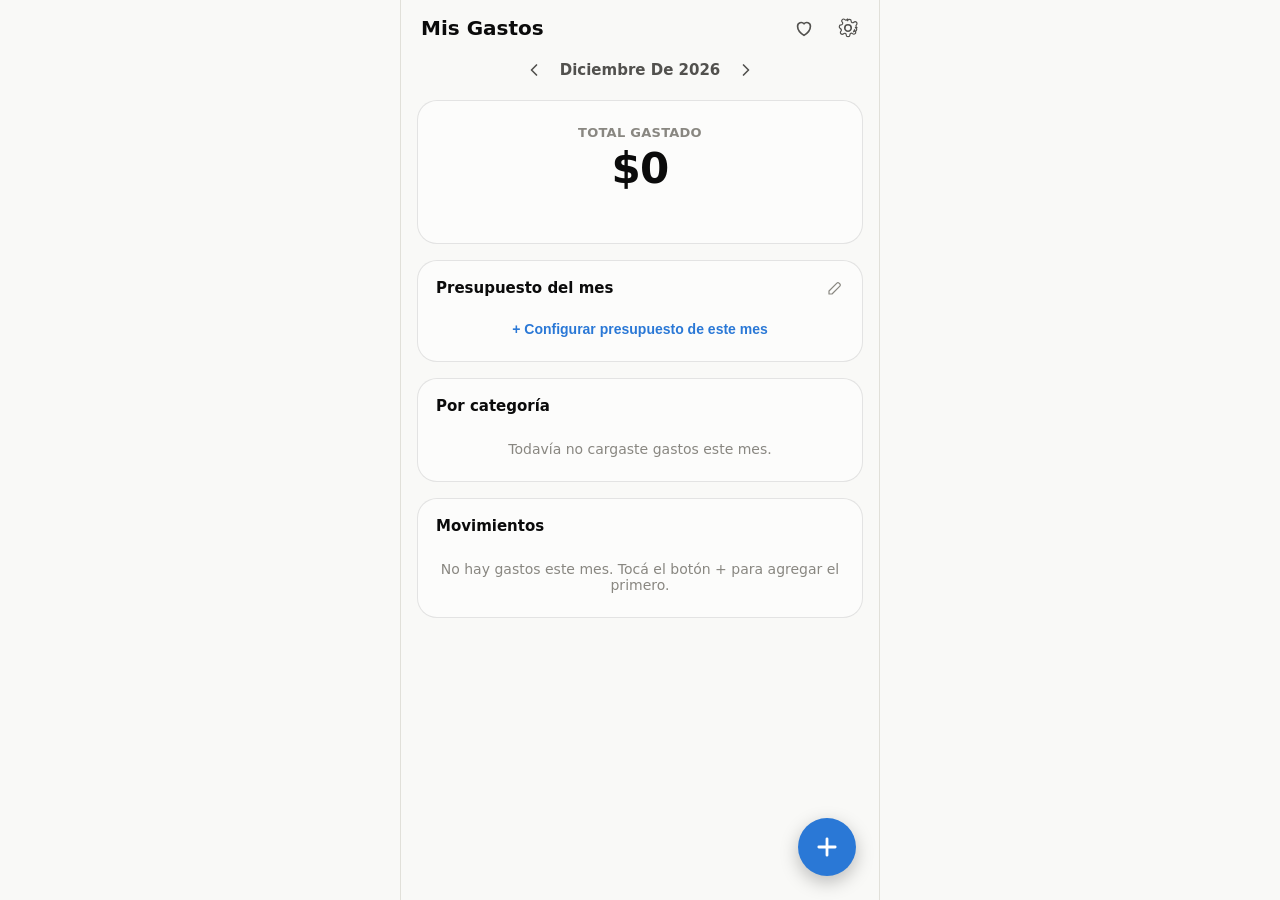
<file: index.html>
<!doctype html>
<html lang="es">
<head>
<meta charset="UTF-8" />
<meta name="viewport" content="width=device-width, initial-scale=1, viewport-fit=cover" />
<title>Mis Gastos</title>
<meta name="description" content="Registrá tus gastos en segundos y mirá en qué se te va la plata." />
<meta name="theme-color" content="#fcfcfb" media="(prefers-color-scheme: light)" />
<meta name="theme-color" content="#1a1a19" media="(prefers-color-scheme: dark)" />
<link rel="manifest" href="manifest.webmanifest" />
<link rel="icon" href="icons/icon.svg" type="image/svg+xml" />
<link rel="apple-touch-icon" href="icons/icon-180.png" />
<link rel="apple-touch-icon" sizes="152x152" href="icons/icon-152.png" />
<link rel="apple-touch-icon" sizes="167x167" href="icons/icon-167.png" />
<link rel="apple-touch-icon" sizes="180x180" href="icons/icon-180.png" />
<meta name="apple-mobile-web-app-capable" content="yes" />
<meta name="apple-mobile-web-app-status-bar-style" content="black-translucent" />
<meta name="apple-mobile-web-app-title" content="Mis Gastos" />
<link rel="stylesheet" href="styles.css" />
</head>
<body>

<div class="app">

  <header class="topbar">
    <h1>Mis Gastos</h1>
    <div class="topbar-actions">
    <a href="salud.html" class="icon-btn" aria-label="Mi Salud">
      <svg viewBox="0 0 24 24" width="22" height="22" aria-hidden="true"><path d="M12 20s-7-4.4-7-10a4 4 0 0 1 7-2.6A4 4 0 0 1 19 10c0 5.6-7 10-7 10Z" fill="none" stroke="currentColor" stroke-width="1.8" stroke-linejoin="round"/></svg>
    </a>
    <button id="settingsBtn" class="icon-btn" aria-label="Configuración" aria-haspopup="dialog">
      <svg viewBox="0 0 24 24" width="22" height="22" aria-hidden="true"><path d="M12 15.5a3.5 3.5 0 1 0 0-7 3.5 3.5 0 0 0 0 7Z" fill="none" stroke="currentColor" stroke-width="1.8"/><path d="M19.4 13.5a1.65 1.65 0 0 0 .33 1.82l.06.06a2 2 0 1 1-2.83 2.83l-.06-.06a1.65 1.65 0 0 0-1.82-.33 1.65 1.65 0 0 0-1 1.51V19.5a2 2 0 1 1-4 0v-.09a1.65 1.65 0 0 0-1.08-1.51 1.65 1.65 0 0 0-1.82.33l-.06.06a2 2 0 1 1-2.83-2.83l.06-.06a1.65 1.65 0 0 0 .33-1.82 1.65 1.65 0 0 0-1.51-1H4.5a2 2 0 1 1 0-4h.09a1.65 1.65 0 0 0 1.51-1.08 1.65 1.65 0 0 0-.33-1.82l-.06-.06a2 2 0 1 1 2.83-2.83l.06.06a1.65 1.65 0 0 0 1.82.33H10.5a1.65 1.65 0 0 0 1-1.51V4.5a2 2 0 1 1 4 0v.09a1.65 1.65 0 0 0 1 1.51 1.65 1.65 0 0 0 1.82-.33l.06-.06a2 2 0 1 1 2.83 2.83l-.06.06a1.65 1.65 0 0 0-.33 1.82V10.5a1.65 1.65 0 0 0 1.51 1H19.5a2 2 0 1 1 0 4h-.09a1.65 1.65 0 0 0-1.51 1Z" fill="none" stroke="currentColor" stroke-width="1.3"/></svg>
    </button>
    </div>
  </header>

  <main class="content">

    <!-- Month switcher -->
    <div class="month-switch">
      <button id="prevMonth" class="icon-btn" aria-label="Mes anterior">
        <svg viewBox="0 0 24 24" width="20" height="20" aria-hidden="true"><path d="M15 6l-6 6 6 6" fill="none" stroke="currentColor" stroke-width="2" stroke-linecap="round" stroke-linejoin="round"/></svg>
      </button>
      <span id="monthLabel" class="month-label">Agosto 2026</span>
      <button id="nextMonth" class="icon-btn" aria-label="Mes siguiente">
        <svg viewBox="0 0 24 24" width="20" height="20" aria-hidden="true"><path d="M9 6l6 6-6 6" fill="none" stroke="currentColor" stroke-width="2" stroke-linecap="round" stroke-linejoin="round"/></svg>
      </button>
    </div>

    <!-- Hero stat -->
    <section class="hero-tile viz-root">
      <div class="hero-label">Total gastado</div>
      <div id="heroTotal" class="hero-figure">$0</div>
      <div id="heroDelta" class="hero-delta"></div>
    </section>

    <!-- Budget -->
    <section class="card viz-root">
      <div class="card-title-row">
        <h2 class="card-title">Presupuesto del mes</h2>
        <button type="button" id="editBudgetBtn" class="icon-btn-sm" aria-label="Editar presupuesto">
          <svg viewBox="0 0 24 24" width="18" height="18" aria-hidden="true"><path d="M4 20h4l10.5-10.5a2 2 0 0 0 0-2.83l-1.17-1.17a2 2 0 0 0-2.83 0L4 16v4Z" fill="none" stroke="currentColor" stroke-width="1.6" stroke-linecap="round" stroke-linejoin="round"/></svg>
        </button>
      </div>
      <div id="budgetContent">
        <div class="budget-row">
          <span id="budgetSpent" class="budget-amount"></span>
          <span id="budgetTotal" class="budget-total"></span>
        </div>
        <div class="budget-track"><div id="budgetFill" class="budget-fill"></div></div>
        <div id="budgetStatus" class="budget-status"></div>
      </div>
      <button type="button" id="budgetEmpty" class="link-btn" hidden>+ Configurar presupuesto de este mes</button>
    </section>

    <!-- Category breakdown -->
    <section class="card viz-root">
      <h2 class="card-title">Por categoría</h2>
      <div id="categoryChart" class="bar-chart"></div>
      <p id="emptyCategories" class="empty-state" hidden>Todavía no cargaste gastos este mes.</p>
    </section>

    <!-- Transactions -->
    <section class="card viz-root">
      <h2 class="card-title">Movimientos</h2>
      <div id="txList" class="tx-list"></div>
      <p id="emptyTx" class="empty-state" hidden>No hay gastos este mes. Tocá el botón + para agregar el primero.</p>
    </section>

  </main>

  <button id="fab" class="fab" aria-label="Agregar gasto">
    <svg viewBox="0 0 24 24" width="28" height="28" aria-hidden="true"><path d="M12 5v14M5 12h14" fill="none" stroke="currentColor" stroke-width="2.4" stroke-linecap="round"/></svg>
  </button>

</div>

<!-- Add expense sheet -->
<div id="overlay" class="overlay" hidden></div>
<div id="sheet" class="sheet" role="dialog" aria-modal="true" aria-labelledby="sheetTitle" hidden>
  <div class="sheet-handle"></div>
  <h2 id="sheetTitle" class="sheet-title">Nuevo gasto</h2>
  <form id="expenseForm">
    <div class="amount-field">
      <span class="currency-prefix" id="currencyPrefix">$</span>
      <input type="number" id="amountInput" inputmode="decimal" step="0.01" min="0" placeholder="0" required autocomplete="off" />
    </div>

    <div class="field-group">
      <label class="field-label">Categoría</label>
      <div id="categoryChips" class="chip-grid"></div>
    </div>

    <div class="field-row">
      <div class="field-group grow">
        <label class="field-label" for="noteInput">Nota (opcional)</label>
        <input type="text" id="noteInput" placeholder="Ej: almuerzo con Juan" autocomplete="off" maxlength="60" />
      </div>
      <div class="field-group">
        <label class="field-label" for="dateInput">Fecha</label>
        <input type="date" id="dateInput" required />
      </div>
    </div>

    <div class="field-group">
      <label class="toggle-row">
        <input type="checkbox" id="repeatToggle" />
        <span>🔁 Repetir todos los meses</span>
      </label>
      <p id="repeatHint" class="field-hint" hidden>Se va a cargar solo, cada mes, el día <strong id="repeatDay"></strong>.</p>
    </div>

    <div class="sheet-actions">
      <button type="button" id="cancelBtn" class="btn btn-ghost">Cancelar</button>
      <button type="submit" class="btn btn-primary">Guardar</button>
    </div>
  </form>
</div>

<!-- Settings sheet -->
<div id="settingsOverlay" class="overlay" hidden></div>
<div id="settingsSheet" class="sheet" role="dialog" aria-modal="true" aria-labelledby="settingsTitle" hidden>
  <div class="sheet-handle"></div>
  <h2 id="settingsTitle" class="sheet-title">Configuración</h2>
  <div class="field-group">
    <label class="field-label" for="currencySelect">Moneda</label>
    <select id="currencySelect"></select>
  </div>
  <div class="field-group">
    <label class="field-label">Presupuesto</label>
    <p class="field-hint" style="margin-top:0;">Se edita tocando el lápiz ✏️ en la tarjeta de presupuesto del dashboard.</p>
  </div>
  <div class="field-group">
    <label class="field-label">Gastos recurrentes</label>
    <button type="button" id="openRecurringBtn" class="btn btn-ghost full">Ver gastos recurrentes</button>
    <p class="field-hint">Para agregar uno nuevo, cargá un gasto y activá "Repetir todos los meses".</p>
  </div>
  <div class="field-group">
    <label class="field-label">Importar</label>
    <button type="button" id="openImportBtn" class="btn btn-ghost full">Importar gastos (CSV)</button>
    <p class="field-hint">Para cargar muchos gastos de una, por ejemplo desde un estado de cuenta.</p>
  </div>
  <div class="field-group danger-zone">
    <label class="field-label">Datos</label>
    <button type="button" id="exportBtn" class="btn btn-ghost full">Exportar datos (JSON)</button>
    <button type="button" id="clearBtn" class="btn btn-danger full">Borrar todos los gastos</button>
  </div>
  <div class="sheet-actions">
    <button type="button" id="closeSettingsBtn" class="btn btn-primary full">Listo</button>
  </div>
</div>

<!-- Recurring list sheet -->
<div id="recurringOverlay" class="overlay" hidden></div>
<div id="recurringSheet" class="sheet" role="dialog" aria-modal="true" aria-labelledby="recurringTitle" hidden>
  <div class="sheet-handle"></div>
  <h2 id="recurringTitle" class="sheet-title">Gastos recurrentes</h2>
  <p class="field-hint" style="margin-top:-8px;">Se cargan solos como gasto cada mes, en el día que elijas.</p>
  <div id="recurringList" class="recurring-list"></div>
  <p id="recurringEmpty" class="empty-state" hidden>No tenés gastos recurrentes cargados.</p>
  <div class="sheet-actions">
    <button type="button" id="closeRecurringBtn" class="btn btn-ghost">Cerrar</button>
    <button type="button" id="addRecurringBtn" class="btn btn-primary">+ Agregar</button>
  </div>
</div>

<!-- Budget edit sheet -->
<div id="budgetOverlay" class="overlay" hidden></div>
<div id="budgetSheet" class="sheet" role="dialog" aria-modal="true" aria-labelledby="budgetSheetTitle" hidden>
  <div class="sheet-handle"></div>
  <h2 id="budgetSheetTitle" class="sheet-title">Presupuesto de <span id="budgetSheetMonth"></span></h2>
  <form id="budgetForm">
    <div class="amount-field">
      <span class="currency-prefix" id="budgetFormCurrencyPrefix">$</span>
      <input type="number" id="budgetFormInput" inputmode="decimal" min="0" step="1" placeholder="0" required autocomplete="off" />
    </div>
    <p class="field-hint" style="margin-top:-14px;">No incluye Ahorro ni Inversiones.</p>

    <div class="field-group">
      <label class="toggle-row">
        <input type="checkbox" id="budgetApplyAllToggle" checked />
        <span>Usar este monto todos los meses</span>
      </label>
      <p class="field-hint">Si lo desmarcás, va a aplicar solo a <strong id="budgetFormMonthInline"></strong>.</p>
    </div>

    <button type="button" id="budgetRemoveOverrideBtn" class="btn btn-ghost full" hidden>Quitar presupuesto especial de este mes</button>

    <div class="sheet-actions">
      <button type="button" id="budgetCancelBtn" class="btn btn-ghost">Cancelar</button>
      <button type="submit" class="btn btn-primary">Guardar</button>
    </div>
  </form>
</div>

<!-- Import sheet -->
<div id="importOverlay" class="overlay" hidden></div>
<div id="importSheet" class="sheet" role="dialog" aria-modal="true" aria-labelledby="importTitle" hidden>
  <div class="sheet-handle"></div>
  <h2 id="importTitle" class="sheet-title">Importar gastos</h2>
  <p class="field-hint" style="margin-top:0;">Subí un archivo CSV o pegá el texto. Una fila por gasto: <code>fecha,monto,categoría,nota</code>.</p>

  <div id="importForm">
    <div class="field-group">
      <input type="file" id="importFileInput" accept=".csv,text/csv,text/plain" />
    </div>
    <div class="field-group">
      <textarea id="importTextarea" rows="6" placeholder="2026-09-05,2500,comida,Almuerzo&#10;2026-09-06,15000,transporte,Uber"></textarea>
    </div>
  </div>

  <div id="importPreview" hidden>
    <p id="importSummary" class="field-hint" style="margin-top:0;"></p>
    <div id="importPreviewList" class="recurring-list"></div>
  </div>

  <p id="importError" class="field-hint import-error" hidden></p>

  <div class="sheet-actions">
    <button type="button" id="importCancelBtn" class="btn btn-ghost">Cancelar</button>
    <button type="button" id="importPreviewBtn" class="btn btn-primary">Vista previa</button>
    <button type="button" id="importConfirmBtn" class="btn btn-primary" hidden>Confirmar</button>
  </div>
</div>

<div id="toast" class="toast" hidden></div>

<script src="app.js"></script>
</body>
</html>
</file>
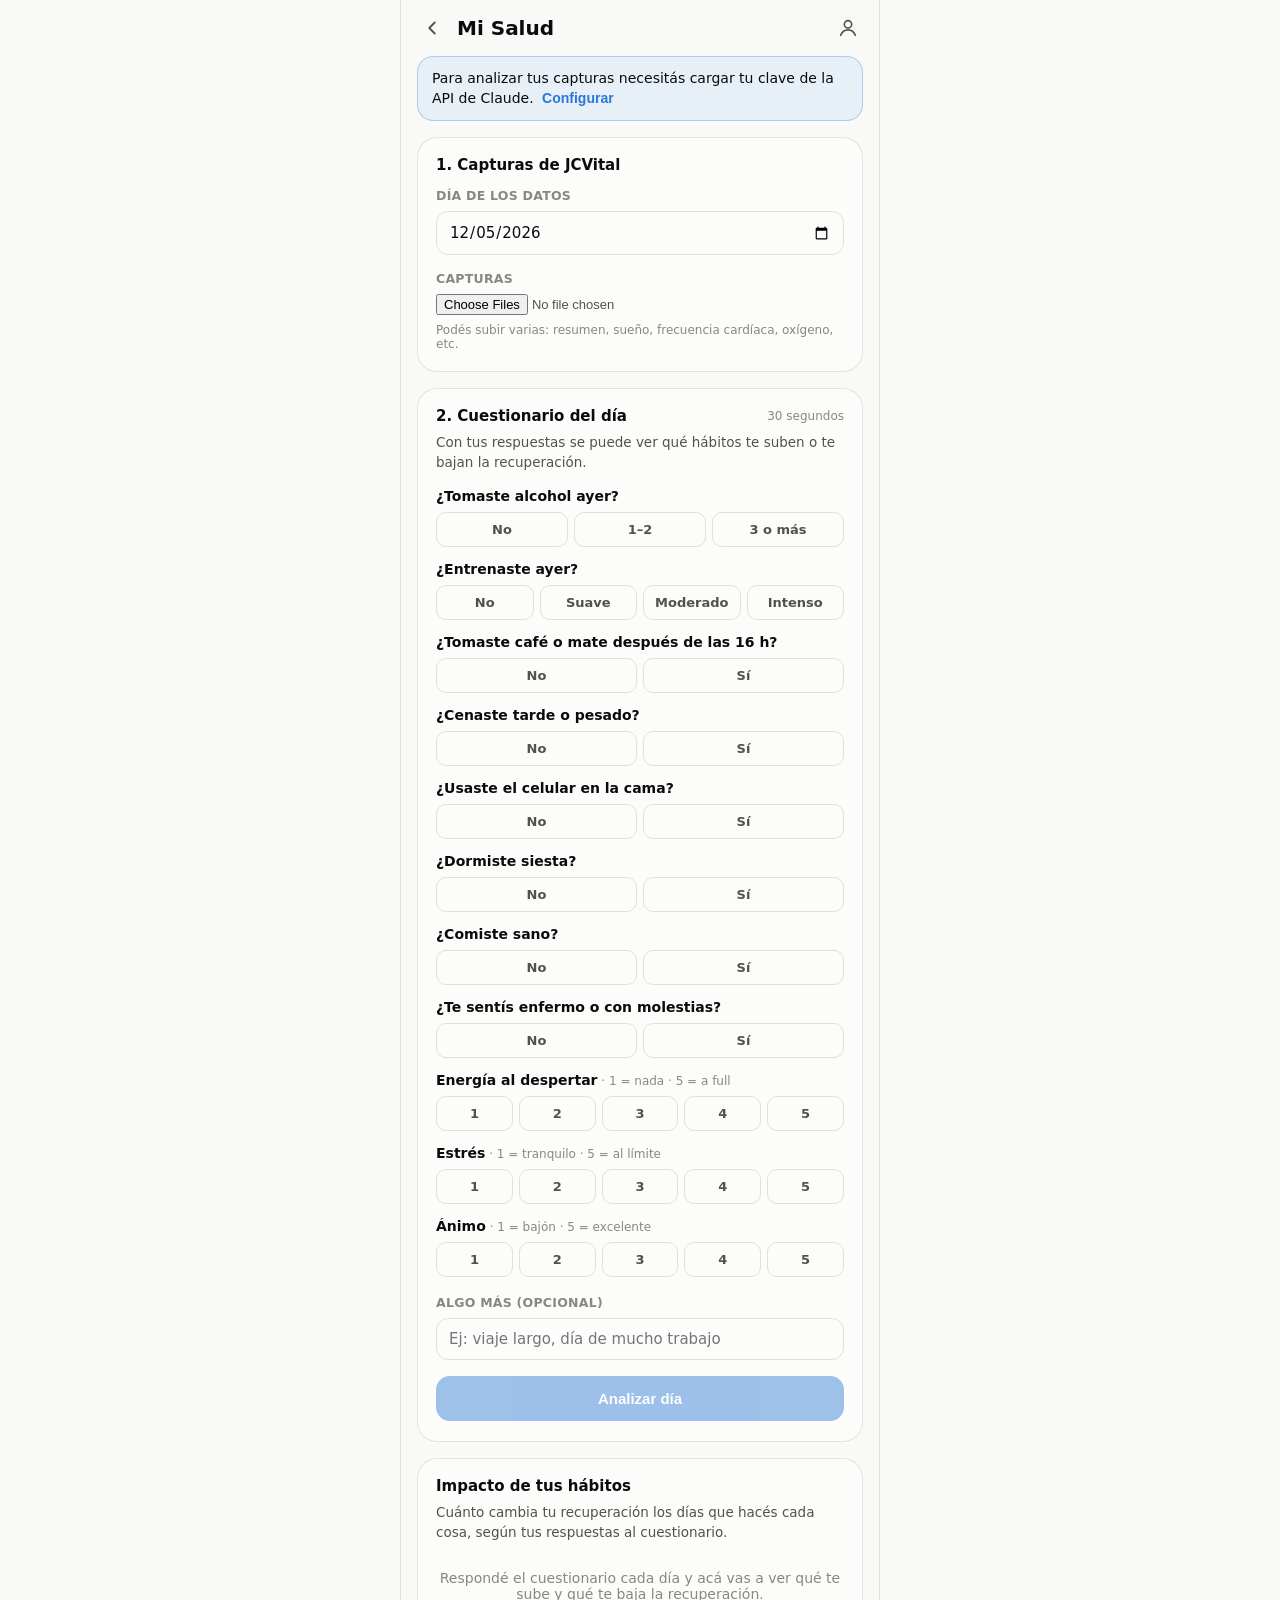
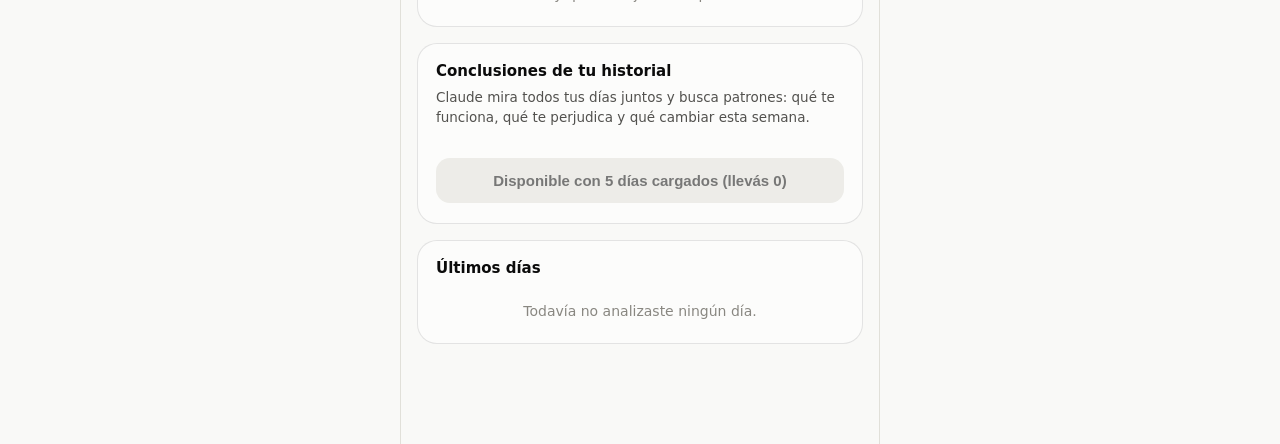
<file: salud.html>
<!doctype html>
<html lang="es">
<head>
<meta charset="UTF-8" />
<meta name="viewport" content="width=device-width, initial-scale=1, viewport-fit=cover" />
<title>Mi Salud</title>
<meta name="description" content="Subí la captura de JCVital y recibí tu evaluación y consejos del día." />
<meta name="theme-color" content="#fcfcfb" media="(prefers-color-scheme: light)" />
<meta name="theme-color" content="#1a1a19" media="(prefers-color-scheme: dark)" />
<link rel="manifest" href="manifest.webmanifest" />
<link rel="icon" href="icons/icon.svg" type="image/svg+xml" />
<link rel="apple-touch-icon" href="icons/icon-180.png" />
<meta name="apple-mobile-web-app-capable" content="yes" />
<meta name="apple-mobile-web-app-status-bar-style" content="black-translucent" />
<link rel="stylesheet" href="styles.css" />
<link rel="stylesheet" href="salud.css" />
</head>
<body>

<div class="app">

  <header class="topbar">
    <div class="topbar-left">
      <a href="index.html" class="icon-btn" aria-label="Volver a Mis Gastos">
        <svg viewBox="0 0 24 24" width="22" height="22" aria-hidden="true"><path d="M15 6l-6 6 6 6" fill="none" stroke="currentColor" stroke-width="2" stroke-linecap="round" stroke-linejoin="round"/></svg>
      </a>
      <h1>Mi Salud</h1>
    </div>
    <button id="settingsBtn" class="icon-btn" aria-label="Configuración" aria-haspopup="dialog">
      <svg viewBox="0 0 24 24" width="22" height="22" aria-hidden="true"><circle cx="12" cy="8" r="4" fill="none" stroke="currentColor" stroke-width="1.8"/><path d="M4 20c1.5-4 4.5-6 8-6s6.5 2 8 6" fill="none" stroke="currentColor" stroke-width="1.8" stroke-linecap="round"/></svg>
    </button>
  </header>

  <main class="content">

    <div id="keyBanner" class="notice" hidden>
      Para analizar tus capturas necesitás cargar tu clave de la API de Claude.
      <button type="button" id="keyBannerBtn" class="link-btn">Configurar</button>
    </div>

    <div id="todayBanner" class="notice" hidden>
      📷 Todavía no cargaste la captura de hoy.
    </div>

    <!-- Upload -->
    <section class="card">
      <h2 class="card-title">1. Capturas de JCVital</h2>
      <div class="field-group">
        <label class="field-label" for="dayInput">Día de los datos</label>
        <input type="date" id="dayInput" required />
      </div>
      <div class="field-group" style="margin-bottom:0;">
        <label class="field-label" for="shotsInput">Capturas</label>
        <input type="file" id="shotsInput" accept="image/*" multiple />
        <p class="field-hint" style="margin:8px 0 0;">Podés subir varias: resumen, sueño, frecuencia cardíaca, oxígeno, etc.</p>
      </div>
      <div id="thumbs" class="thumbs" style="margin:14px 0 0;"></div>
    </section>

    <!-- Journal -->
    <section class="card">
      <div class="card-title-row">
        <h2 class="card-title">2. Cuestionario del día</h2>
        <span class="card-aside">30 segundos</span>
      </div>
      <p class="card-intro">Con tus respuestas se puede ver qué hábitos te suben o te bajan la recuperación.</p>
      <div id="journal" class="journal"></div>
      <div id="followups"></div>
      <div class="field-group">
        <label class="field-label" for="noteInput">Algo más (opcional)</label>
        <input type="text" id="noteInput" maxlength="200" placeholder="Ej: viaje largo, día de mucho trabajo" autocomplete="off" />
      </div>
      <button type="button" id="analyzeBtn" class="btn btn-primary full" disabled>Analizar día</button>
      <p id="analyzeStatus" class="status-line" hidden></p>
    </section>

    <!-- Report -->
    <div id="report" hidden>
      <section class="hero-tile">
        <div class="hero-label" id="reportDate"></div>
        <div class="score-ring" id="scoreRing">
          <span id="scoreValue">–</span>
        </div>
        <div class="hero-label" id="scoreLabel">Recuperación</div>
        <div class="mini-stats">
          <div class="mini-stat">
            <div class="mini-stat-value" id="sleepScore">–</div>
            <div class="mini-stat-label">Sueño</div>
          </div>
          <div class="mini-stat">
            <div class="mini-stat-value" id="strainScore">–</div>
            <div class="mini-stat-label">Esfuerzo <span class="muted">/ 21</span></div>
          </div>
          <div class="mini-stat">
            <div class="mini-stat-value" id="sleepDebt">–</div>
            <div class="mini-stat-label">Deuda de sueño</div>
          </div>
        </div>
        <p class="report-summary" id="reportSummary"></p>
      </section>

      <section class="card">
        <h2 class="card-title">Tu plan para hoy</h2>
        <div class="plan-grid">
          <div class="plan-item">
            <div class="plan-label">💪 Esfuerzo recomendado</div>
            <div class="plan-value" id="planStrain">–</div>
          </div>
          <div class="plan-item">
            <div class="plan-label">😴 Sueño que necesitás</div>
            <div class="plan-value" id="planSleep">–</div>
          </div>
          <div class="plan-item">
            <div class="plan-label">🛏️ Acostate a las</div>
            <div class="plan-value" id="planBedtime">–</div>
          </div>
        </div>
      </section>

      <section class="card" id="alertsCard" hidden>
        <h2 class="card-title">⚠️ Para prestar atención</h2>
        <ul id="alertsList" class="plain-list"></ul>
      </section>

      <section class="card" id="trendsCard" hidden>
        <h2 class="card-title">📈 Lo que dice tu historial</h2>
        <ul id="trendsList" class="plain-list"></ul>
      </section>

      <section class="card">
        <h2 class="card-title">Consejos para hoy</h2>
        <ol id="tipsList" class="tips-list"></ol>
      </section>

      <section class="card">
        <h2 class="card-title">Evaluación</h2>
        <div id="evalList" class="eval-list"></div>
      </section>

      <section class="card">
        <h2 class="card-title">Tus números</h2>
        <div id="metricsGrid" class="metrics-grid"></div>
      </section>

      <p class="disclaimer">Esto es orientativo y no reemplaza la consulta con un médico.</p>
    </div>

    <!-- Habit impact (computed locally) -->
    <section class="card">
      <h2 class="card-title">Impacto de tus hábitos</h2>
      <p class="card-intro">Cuánto cambia tu recuperación los días que hacés cada cosa, según tus respuestas al cuestionario.</p>
      <div id="impactList" class="impact-list"></div>
      <p id="impactEmpty" class="empty-state"></p>
    </section>

    <!-- History insights (Claude) -->
    <section class="card">
      <h2 class="card-title">Conclusiones de tu historial</h2>
      <p class="card-intro" id="insightsIntro">Claude mira todos tus días juntos y busca patrones: qué te funciona, qué te perjudica y qué cambiar esta semana.</p>
      <div id="insights" hidden>
        <p class="insights-date" id="insightsDate"></p>
        <p class="report-summary" id="insightsSummary" style="text-align:left;margin:0 0 14px;"></p>
        <div id="insightsFindings" class="eval-list"></div>
        <div class="insights-cols">
          <div>
            <h3 class="sub-title">✅ Te hace bien</h3>
            <ul id="insightsGood" class="plain-list"></ul>
          </div>
          <div>
            <h3 class="sub-title">❌ Te juega en contra</h3>
            <ul id="insightsBad" class="plain-list"></ul>
          </div>
        </div>
        <h3 class="sub-title">🎯 Plan para esta semana</h3>
        <ol id="insightsPlan" class="tips-list"></ol>
      </div>
      <button type="button" id="insightsBtn" class="btn btn-ghost full" style="margin-top:14px;">Sacar conclusiones</button>
      <p id="insightsStatus" class="status-line" hidden></p>
    </section>

    <!-- History -->
    <section class="card">
      <h2 class="card-title">Últimos días</h2>
      <div id="historyChart" class="score-chart"></div>
      <div id="historyList" class="history-list"></div>
      <p id="historyEmpty" class="empty-state">Todavía no analizaste ningún día.</p>
    </section>

  </main>
</div>

<!-- Settings sheet -->
<div id="settingsOverlay" class="overlay" hidden></div>
<div id="settingsSheet" class="sheet" role="dialog" aria-modal="true" aria-labelledby="settingsTitle" hidden>
  <div class="sheet-handle"></div>
  <h2 id="settingsTitle" class="sheet-title">Configuración</h2>
  <div class="field-group">
    <label class="field-label" for="apiKeyInput">Clave de la API de Claude</label>
    <input type="password" id="apiKeyInput" placeholder="sk-ant-..." autocomplete="off" />
    <p class="field-hint" style="margin-top:8px;">Se guarda solo en este dispositivo y se usa únicamente para hablar con la API de Anthropic. La sacás en console.anthropic.com → API Keys.</p>
  </div>
  <div class="field-row">
    <div class="field-group grow">
      <label class="field-label" for="ageInput">Edad</label>
      <input type="number" id="ageInput" inputmode="numeric" min="10" max="110" />
    </div>
    <div class="field-group grow">
      <label class="field-label" for="sexSelect">Sexo</label>
      <select id="sexSelect">
        <option value="">—</option>
        <option value="hombre">Hombre</option>
        <option value="mujer">Mujer</option>
      </select>
    </div>
  </div>
  <div class="field-row">
    <div class="field-group grow">
      <label class="field-label" for="heightInput">Altura (cm)</label>
      <input type="number" id="heightInput" inputmode="numeric" min="100" max="250" />
    </div>
    <div class="field-group grow">
      <label class="field-label" for="weightInput">Peso (kg)</label>
      <input type="number" id="weightInput" inputmode="decimal" min="30" max="300" step="0.1" />
    </div>
  </div>
  <div class="field-group">
    <label class="field-label" for="wakeInput">¿A qué hora te levantás normalmente?</label>
    <input type="time" id="wakeInput" />
    <p class="field-hint" style="margin-top:8px;">Se usa para calcular a qué hora acostarte.</p>
  </div>
  <div class="field-group">
    <label class="field-label" for="goalInput">Tus objetivos</label>
    <input type="text" id="goalInput" maxlength="200" placeholder="Ej: dormir mejor, bajar 5 kg, correr 10k" autocomplete="off" />
  </div>
  <div class="field-group danger-zone">
    <label class="field-label">Datos</label>
    <button type="button" id="exportBtn" class="btn btn-ghost full">Exportar historial (JSON)</button>
    <button type="button" id="clearBtn" class="btn btn-danger full">Borrar historial de salud</button>
  </div>
  <div class="sheet-actions">
    <button type="button" id="closeSettingsBtn" class="btn btn-primary full">Listo</button>
  </div>
</div>

<div id="toast" class="toast" hidden></div>

<script type="module" src="salud.js"></script>
</body>
</html>
</file>
<file: styles.css>
* { box-sizing: border-box; }
[hidden] { display: none !important; }

:root {
  color-scheme: light;
  --surface-1:      #fcfcfb;
  --page:           #f9f9f7;
  --text-primary:   #0b0b0b;
  --text-secondary: #52514e;
  --text-muted:     #898781;
  --gridline:       #e1e0d9;
  --baseline:       #c3c2b7;
  --border:         rgba(11,11,11,0.10);
  --good:           #006300;
  --warning:        #b45900;
  --critical:       #d03b3b;

  --cat-comida:         #2a78d6;
  --cat-transporte:     #eb6834;
  --cat-vivienda:       #1baf7a;
  --cat-boliche:        #4a3aa7;
  --cat-juntas:         #eda100;
  --cat-entrenamiento:  #e87ba4;
  --cat-compras:        #008300;
  --cat-ahorro:         #a16207;
  --cat-inversiones:    #0e7490;
  --cat-empresa:        #475569;
  --cat-otros:          #e34948;
}

@media (prefers-color-scheme: dark) {
  :root {
    color-scheme: dark;
    --surface-1:      #1a1a19;
    --page:           #0d0d0d;
    --text-primary:   #ffffff;
    --text-secondary: #c3c2b7;
    --text-muted:     #898781;
    --gridline:       #2c2c2a;
    --baseline:       #383835;
    --border:         rgba(255,255,255,0.10);
    --good:           #0ca30c;
    --warning:        #f59e0b;
    --critical:       #e66767;

    --cat-comida:         #3987e5;
    --cat-transporte:     #d95926;
    --cat-vivienda:       #199e70;
    --cat-boliche:        #9085e9;
    --cat-juntas:         #c98500;
    --cat-entrenamiento:  #d55181;
    --cat-compras:        #008300;
    --cat-ahorro:         #d4a017;
    --cat-inversiones:    #22b8cf;
    --cat-empresa:        #94a3b8;
    --cat-otros:          #e66767;
  }
}

html, body {
  margin: 0;
  padding: 0;
  background: var(--page);
  color: var(--text-primary);
  font-family: system-ui, -apple-system, "Segoe UI", sans-serif;
  -webkit-tap-highlight-color: transparent;
}

body { overscroll-behavior-y: none; }

.app {
  max-width: 480px;
  margin: 0 auto;
  min-height: 100vh;
  padding-bottom: 100px;
  position: relative;
}

.topbar {
  display: flex;
  align-items: center;
  justify-content: space-between;
  padding: max(16px, env(safe-area-inset-top)) 20px 8px;
}

.topbar-actions { display: flex; align-items: center; gap: 22px; }

.topbar h1 {
  font-size: 20px;
  font-weight: 700;
  margin: 0;
}

.icon-btn {
  background: none;
  border: none;
  color: var(--text-secondary);
  padding: 8px;
  margin: -8px;
  border-radius: 999px;
  display: flex;
  align-items: center;
  justify-content: center;
  cursor: pointer;
}
.icon-btn:active { background: var(--border); }

.content {
  padding: 8px 16px 0;
  display: flex;
  flex-direction: column;
  gap: 16px;
}

.month-switch {
  display: flex;
  align-items: center;
  justify-content: center;
  gap: 16px;
  padding: 4px 0;
}
.month-label {
  font-size: 15px;
  font-weight: 600;
  color: var(--text-secondary);
  min-width: 160px;
  text-align: center;
  text-transform: capitalize;
}

.viz-root { color-scheme: inherit; }

.hero-tile {
  background: var(--surface-1);
  border: 1px solid var(--border);
  border-radius: 20px;
  padding: 24px 20px;
  text-align: center;
}
.hero-label {
  font-size: 13px;
  color: var(--text-muted);
  font-weight: 600;
  letter-spacing: .02em;
  text-transform: uppercase;
}
.hero-figure {
  font-size: 42px;
  font-weight: 700;
  letter-spacing: -0.02em;
  margin-top: 4px;
  font-variant-numeric: proportional-nums;
}
.hero-delta {
  margin-top: 8px;
  font-size: 14px;
  font-weight: 600;
  color: var(--text-muted);
  min-height: 18px;
}
.hero-delta.good { color: var(--good); }
.hero-delta.bad { color: var(--critical); }

.card {
  background: var(--surface-1);
  border: 1px solid var(--border);
  border-radius: 20px;
  padding: 18px 18px 20px;
}
.card-title {
  font-size: 15px;
  font-weight: 700;
  margin: 0 0 14px;
}
.card-title-row {
  display: flex;
  align-items: center;
  justify-content: space-between;
  margin-bottom: 14px;
}
.card-title-row .card-title { margin-bottom: 0; }
.icon-btn-sm {
  background: none;
  border: none;
  color: var(--text-muted);
  padding: 6px;
  margin: -6px;
  border-radius: 999px;
  display: flex;
  align-items: center;
  justify-content: center;
  cursor: pointer;
}
.icon-btn-sm:active { background: var(--border); color: var(--text-primary); }
.link-btn {
  display: block;
  width: 100%;
  background: none;
  border: none;
  color: var(--cat-comida);
  font-size: 14px;
  font-weight: 600;
  text-align: center;
  padding: 10px 0 4px;
  cursor: pointer;
}

/* Category bar chart */
.bar-chart {
  display: flex;
  flex-direction: column;
  gap: 12px;
}
.bar-row {
  display: grid;
  grid-template-columns: minmax(0, auto) 1fr auto;
  align-items: center;
  gap: 10px;
}
.bar-row-label {
  display: flex;
  align-items: center;
  gap: 6px;
  font-size: 12.5px;
  color: var(--text-secondary);
  font-weight: 600;
  white-space: nowrap;
}
.bar-dot {
  width: 10px;
  height: 10px;
  border-radius: 3px;
  flex: none;
}
.bar-track {
  height: 10px;
  background: var(--gridline);
  border-radius: 6px;
  overflow: hidden;
}
.bar-fill {
  height: 100%;
  border-radius: 6px 4px 4px 6px;
  min-width: 3px;
}
.bar-row-value {
  font-size: 13px;
  font-weight: 700;
  text-align: right;
  font-variant-numeric: tabular-nums;
}

.empty-state {
  color: var(--text-muted);
  font-size: 14px;
  text-align: center;
  padding: 12px 0 4px;
  margin: 0;
}

/* Budget */
.budget-row {
  display: flex;
  align-items: baseline;
  justify-content: space-between;
  gap: 8px;
  margin-bottom: 10px;
}
.budget-amount {
  font-size: 22px;
  font-weight: 700;
  font-variant-numeric: tabular-nums;
}
.budget-total {
  font-size: 14px;
  color: var(--text-muted);
  font-weight: 600;
  font-variant-numeric: tabular-nums;
}
.budget-track {
  height: 14px;
  background: var(--gridline);
  border-radius: 8px;
  overflow: hidden;
}
.budget-fill {
  height: 100%;
  border-radius: 8px;
  min-width: 4px;
  background: var(--good);
  transition: width .2s ease-out;
}
.budget-fill.warning { background: var(--warning); }
.budget-fill.critical { background: var(--critical); }
.budget-status {
  margin-top: 8px;
  font-size: 13px;
  font-weight: 600;
  color: var(--text-secondary);
}
.budget-status.warning { color: var(--warning); }
.budget-status.critical { color: var(--critical); }

/* Transaction list */
.tx-list {
  display: flex;
  flex-direction: column;
}
.tx-day-heading {
  font-size: 12px;
  font-weight: 700;
  color: var(--text-muted);
  text-transform: uppercase;
  letter-spacing: .02em;
  padding: 12px 0 6px;
}
.tx-day-heading:first-child { padding-top: 0; }

.tx-row {
  display: flex;
  align-items: center;
  gap: 12px;
  padding: 10px 0;
  border-top: 1px solid var(--gridline);
  position: relative;
}
.tx-day-heading + .tx-row,
.tx-list > .tx-row:first-child { border-top: none; }

.tx-icon {
  width: 38px;
  height: 38px;
  border-radius: 12px;
  display: flex;
  align-items: center;
  justify-content: center;
  font-size: 18px;
  flex: none;
}
.tx-main {
  flex: 1;
  min-width: 0;
}
.tx-category {
  font-size: 14px;
  font-weight: 600;
  white-space: nowrap;
  overflow: hidden;
  text-overflow: ellipsis;
}
.tx-note {
  font-size: 12.5px;
  color: var(--text-muted);
  white-space: nowrap;
  overflow: hidden;
  text-overflow: ellipsis;
}
.tx-amount {
  font-size: 15px;
  font-weight: 700;
  font-variant-numeric: tabular-nums;
  flex: none;
}
.tx-delete {
  background: none;
  border: none;
  color: var(--text-muted);
  padding: 8px;
  margin-right: -8px;
  cursor: pointer;
  flex: none;
}
.tx-delete:active { color: var(--critical); }
.tx-auto-tag {
  display: inline-block;
  font-size: 10.5px;
  font-weight: 700;
  color: var(--text-muted);
  background: var(--gridline);
  border-radius: 5px;
  padding: 1px 5px;
  margin-left: 6px;
  vertical-align: middle;
  text-transform: uppercase;
  letter-spacing: .01em;
}

/* Recurring list */
.recurring-list {
  display: flex;
  flex-direction: column;
  max-height: 45vh;
  overflow-y: auto;
}
.recurring-row {
  display: flex;
  align-items: center;
  gap: 12px;
  padding: 10px 0;
  border-top: 1px solid var(--gridline);
}
.recurring-list > .recurring-row:first-child { border-top: none; }
.recurring-main { flex: 1; min-width: 0; }
.recurring-name {
  font-size: 14px;
  font-weight: 600;
  white-space: nowrap;
  overflow: hidden;
  text-overflow: ellipsis;
}
.recurring-meta {
  font-size: 12.5px;
  color: var(--text-muted);
}
.recurring-amount {
  font-size: 15px;
  font-weight: 700;
  font-variant-numeric: tabular-nums;
  flex: none;
}
.recurring-delete {
  background: none;
  border: none;
  color: var(--text-muted);
  padding: 8px;
  margin-right: -8px;
  cursor: pointer;
  flex: none;
}
.recurring-delete:active { color: var(--critical); }

/* FAB */
.fab {
  position: fixed;
  bottom: max(24px, env(safe-area-inset-bottom));
  right: max(24px, calc((100vw - 480px) / 2 + 24px));
  width: 58px;
  height: 58px;
  border-radius: 999px;
  background: var(--cat-comida);
  color: #fff;
  border: none;
  display: flex;
  align-items: center;
  justify-content: center;
  box-shadow: 0 6px 18px rgba(0,0,0,0.25);
  cursor: pointer;
  z-index: 20;
}
.fab:active { transform: scale(0.95); }

/* Overlay + bottom sheet */
.overlay {
  position: fixed;
  inset: 0;
  background: rgba(0,0,0,0.45);
  z-index: 30;
  animation: fadeIn .15s ease-out;
}
@keyframes fadeIn { from { opacity: 0; } to { opacity: 1; } }

.sheet {
  position: fixed;
  left: 0;
  right: 0;
  bottom: 0;
  z-index: 31;
  background: var(--surface-1);
  border-radius: 22px 22px 0 0;
  padding: 10px 20px max(20px, env(safe-area-inset-bottom));
  max-width: 480px;
  margin: 0 auto;
  max-height: 88vh;
  overflow-y: auto;
  animation: slideUp .18s ease-out;
  box-shadow: 0 -8px 30px rgba(0,0,0,0.3);
}
@keyframes slideUp { from { transform: translateY(24px); opacity: 0; } to { transform: translateY(0); opacity: 1; } }

.sheet-handle {
  width: 36px;
  height: 4px;
  border-radius: 999px;
  background: var(--gridline);
  margin: 0 auto 14px;
}
.sheet-title {
  font-size: 18px;
  font-weight: 700;
  margin: 0 0 16px;
}

.amount-field {
  display: flex;
  align-items: baseline;
  justify-content: center;
  gap: 4px;
  padding: 12px 0 20px;
}
.currency-prefix {
  font-size: 30px;
  font-weight: 700;
  color: var(--text-muted);
}
#amountInput {
  border: none;
  background: none;
  font-size: 48px;
  font-weight: 700;
  width: 100%;
  max-width: 220px;
  text-align: center;
  color: var(--text-primary);
  font-variant-numeric: proportional-nums;
}
#amountInput:focus { outline: none; }
#amountInput::-webkit-outer-spin-button,
#amountInput::-webkit-inner-spin-button { -webkit-appearance: none; margin: 0; }

.field-group { margin-bottom: 16px; }
.field-group.grow { flex: 1; }
.field-row { display: flex; gap: 12px; }
.field-label {
  display: block;
  font-size: 12.5px;
  font-weight: 700;
  color: var(--text-muted);
  text-transform: uppercase;
  letter-spacing: .02em;
  margin-bottom: 8px;
}
.field-hint {
  font-size: 12px;
  color: var(--text-muted);
  margin: -12px 0 16px;
}

.toggle-row {
  display: flex;
  align-items: center;
  gap: 10px;
  cursor: pointer;
  font-size: 14px;
  font-weight: 600;
  color: var(--text-primary);
}
.toggle-row input[type="checkbox"] {
  appearance: none;
  -webkit-appearance: none;
  width: 42px;
  height: 25px;
  border-radius: 999px;
  background: var(--gridline);
  position: relative;
  cursor: pointer;
  flex: none;
  margin: 0;
  transition: background .15s;
}
.toggle-row input[type="checkbox"]::after {
  content: "";
  position: absolute;
  top: 2px;
  left: 2px;
  width: 21px;
  height: 21px;
  border-radius: 50%;
  background: #fff;
  transition: transform .15s;
  box-shadow: 0 1px 3px rgba(0,0,0,0.35);
}
.toggle-row input[type="checkbox"]:checked {
  background: var(--cat-comida);
}
.toggle-row input[type="checkbox"]:checked::after {
  transform: translateX(17px);
}

.chip-grid {
  display: grid;
  grid-template-columns: repeat(5, 1fr);
  gap: 8px;
}
.chip {
  display: flex;
  flex-direction: column;
  align-items: center;
  gap: 4px;
  padding: 10px 2px;
  border-radius: 14px;
  border: 1.5px solid var(--gridline);
  background: transparent;
  cursor: pointer;
  font-size: 10.5px;
  font-weight: 600;
  color: var(--text-secondary);
}
.chip .chip-icon {
  width: 30px;
  height: 30px;
  border-radius: 999px;
  display: flex;
  align-items: center;
  justify-content: center;
  font-size: 15px;
}
.chip[aria-pressed="true"] {
  border-color: var(--chip-color, var(--cat-comida));
  background: color-mix(in srgb, var(--chip-color, var(--cat-comida)) 14%, transparent);
  color: var(--text-primary);
}

input[type="text"], input[type="date"], select, textarea {
  width: 100%;
  font-size: 15px;
  padding: 11px 12px;
  border-radius: 12px;
  border: 1.5px solid var(--gridline);
  background: var(--surface-1);
  color: var(--text-primary);
  font-family: inherit;
}
textarea {
  resize: vertical;
  font-size: 13px;
  line-height: 1.5;
}
input[type="text"]:focus, input[type="date"]:focus, select:focus, textarea:focus {
  outline: none;
  border-color: var(--cat-comida);
}
input[type="file"] {
  width: 100%;
  font-size: 13px;
  color: var(--text-secondary);
}

.import-error {
  color: var(--critical);
  margin-top: 0;
}

.sheet-actions {
  display: flex;
  gap: 10px;
  margin-top: 8px;
}
.btn {
  flex: 1;
  padding: 14px;
  border-radius: 14px;
  border: none;
  font-size: 15px;
  font-weight: 700;
  cursor: pointer;
}
.btn.full { flex: none; width: 100%; }
.btn-primary { background: var(--cat-comida); color: #fff; }
.btn-primary:active { opacity: .85; }
.btn-ghost { background: var(--gridline); color: var(--text-primary); }
.btn-ghost:active { opacity: .85; }
.btn-danger { background: transparent; color: var(--critical); border: 1.5px solid var(--critical); margin-top: 8px; }
.danger-zone .btn { margin-bottom: 0; }
.danger-zone .btn-ghost { margin-bottom: 8px; }

.toast {
  position: fixed;
  left: 50%;
  bottom: max(100px, calc(env(safe-area-inset-bottom) + 90px));
  transform: translateX(-50%);
  background: var(--text-primary);
  color: var(--page);
  padding: 10px 18px;
  border-radius: 999px;
  font-size: 13.5px;
  font-weight: 600;
  z-index: 40;
  box-shadow: 0 6px 18px rgba(0,0,0,0.25);
  animation: fadeIn .15s ease-out;
}

@media (min-width: 480px) {
  .app { border-left: 1px solid var(--gridline); border-right: 1px solid var(--gridline); }
}
</file>
<file: salud.css>
/* Estilos propios de la pantalla Mi Salud (usa los tokens de styles.css). */

.topbar-left { display: flex; align-items: center; gap: 14px; }

input[type="number"], input[type="password"], input[type="time"] {
  width: 100%;
  font-size: 15px;
  padding: 11px 12px;
  border-radius: 12px;
  border: 1.5px solid var(--gridline);
  background: var(--surface-1);
  color: var(--text-primary);
  font-family: inherit;
}
input[type="number"]:focus, input[type="password"]:focus, input[type="time"]:focus {
  outline: none;
  border-color: var(--cat-comida);
}

.notice {
  background: color-mix(in srgb, var(--cat-comida) 10%, var(--surface-1));
  border: 1px solid color-mix(in srgb, var(--cat-comida) 30%, transparent);
  border-radius: 16px;
  padding: 12px 14px;
  font-size: 14px;
  line-height: 1.4;
}
.notice .link-btn { display: inline; width: auto; padding: 0; margin-left: 4px; font-weight: 700; }

.thumbs { display: flex; gap: 8px; flex-wrap: wrap; margin-bottom: 16px; }
.thumbs:empty { display: none; }
.thumb { position: relative; width: 64px; height: 110px; border-radius: 10px; overflow: hidden; border: 1px solid var(--border); }
.thumb img { width: 100%; height: 100%; object-fit: cover; display: block; }
.thumb-remove {
  position: absolute; top: 3px; right: 3px;
  width: 22px; height: 22px; border-radius: 999px; border: none;
  background: rgba(0,0,0,.6); color: #fff; font-size: 15px; line-height: 1; cursor: pointer;
}

.status-line { font-size: 13px; color: var(--text-secondary); margin: 12px 0 0; text-align: center; }
.status-line.error { color: var(--critical); }

#report { display: flex; flex-direction: column; gap: 16px; }
#report[hidden] { display: none; }

.score-ring {
  --pct: 0;
  --tone: var(--good);
  width: 132px; height: 132px; margin: 14px auto 10px;
  border-radius: 999px;
  display: grid; place-items: center;
  background:
    radial-gradient(closest-side, var(--surface-1) 82%, transparent 83%),
    conic-gradient(var(--tone) calc(var(--pct) * 1%), var(--gridline) 0);
}
.score-ring.warning { --tone: var(--warning); }
.score-ring.critical { --tone: var(--critical); }
.score-ring span { font-size: 44px; font-weight: 800; font-variant-numeric: tabular-nums; }
#reportDate::first-letter, .history-day::first-letter { text-transform: uppercase; }
#analyzeBtn:disabled { opacity: .45; cursor: default; }
.report-summary { font-size: 14.5px; line-height: 1.5; color: var(--text-secondary); margin: 10px 0 0; }

.metrics-grid { display: grid; grid-template-columns: repeat(2, minmax(0, 1fr)); gap: 10px; }
.metric { background: var(--page); border-radius: 14px; padding: 10px 12px; }
.metric-label { font-size: 12px; color: var(--text-muted); }
.metric-value { font-size: 17px; font-weight: 700; margin-top: 2px; font-variant-numeric: tabular-nums; }
.metric-delta { font-size: 11.5px; color: var(--text-muted); margin-top: 2px; }

.eval-list { display: flex; flex-direction: column; gap: 14px; }
.eval-row { display: flex; gap: 12px; align-items: flex-start; }
.eval-dot { flex: none; width: 10px; height: 10px; border-radius: 999px; margin-top: 5px; background: var(--good); }
.eval-dot.atencion { background: var(--warning); }
.eval-dot.alerta { background: var(--critical); }
.eval-area { font-weight: 700; font-size: 14.5px; }
.eval-detail { font-size: 14px; line-height: 1.45; color: var(--text-secondary); margin-top: 2px; }

.tips-list, .plain-list { margin: 0; padding-left: 20px; display: flex; flex-direction: column; gap: 10px; }
.tips-list li, .plain-list li { font-size: 14.5px; line-height: 1.45; }
#alertsCard { border-color: color-mix(in srgb, var(--critical) 40%, transparent); }

.disclaimer { font-size: 12px; color: var(--text-muted); text-align: center; margin: 0; }

.score-chart { display: flex; align-items: flex-end; gap: 4px; height: 96px; margin-bottom: 14px; }
.score-col {
  flex: 1; height: 100%; display: flex; flex-direction: column; justify-content: flex-end; align-items: center; gap: 4px;
  background: none; border: none; padding: 0; cursor: pointer; color: var(--text-muted);
}
.score-bar { width: 100%; max-width: 22px; border-radius: 4px 4px 0 0; background: var(--good); opacity: .55; }
.score-bar.warning { background: var(--warning); }
.score-bar.critical { background: var(--critical); }
.score-col.active .score-bar { opacity: 1; }
.score-col-label { font-size: 10.5px; font-variant-numeric: tabular-nums; }
.score-col.active .score-col-label { color: var(--text-primary); font-weight: 700; }

.history-list { display: flex; flex-direction: column; }
.history-row {
  display: flex; justify-content: space-between; align-items: center;
  padding: 11px 4px; border: none; border-top: 1px solid var(--gridline);
  background: none; color: var(--text-primary); font: inherit; font-size: 14.5px; cursor: pointer; text-align: left;
}
.history-list > .history-row:first-child { border-top: none; }
.history-row.active .history-day { font-weight: 700; }
.history-day { display: inline-block; }
.history-score { font-weight: 800; font-variant-numeric: tabular-nums; color: var(--good); }
.history-score.warning { color: var(--warning); }
.history-score.critical { color: var(--critical); }

.card-aside { font-size: 12px; color: var(--text-muted); }
.card-intro { font-size: 13.5px; line-height: 1.45; color: var(--text-secondary); margin: -6px 0 16px; }
.sub-title { font-size: 13.5px; font-weight: 700; margin: 18px 0 10px; }
.muted { color: var(--text-muted); font-weight: 500; }

/* Cuestionario */
.journal { display: flex; flex-direction: column; gap: 14px; margin-bottom: 18px; }
.q-text { font-size: 14px; font-weight: 600; margin: 0 0 8px; }
.q-hint { font-weight: 400; font-size: 12px; color: var(--text-muted); }
.q-options { display: flex; gap: 6px; }
.q-opt {
  flex: 1; min-width: 0; padding: 9px 4px; border-radius: 10px;
  border: 1.5px solid var(--gridline); background: transparent;
  color: var(--text-secondary); font: inherit; font-size: 13px; font-weight: 600; cursor: pointer;
}
.q-opt[aria-pressed="true"] {
  border-color: var(--cat-comida);
  background: color-mix(in srgb, var(--cat-comida) 14%, transparent);
  color: var(--text-primary);
}
.followup { padding: 12px; border-radius: 14px; background: color-mix(in srgb, var(--cat-boliche) 8%, transparent); }
.followup .q-text { font-weight: 500; }

/* Puntajes y plan */
.mini-stats { display: grid; grid-template-columns: repeat(3, 1fr); gap: 8px; margin-top: 16px; }
.mini-stat { background: var(--page); border-radius: 14px; padding: 10px 4px; }
.mini-stat-value { font-size: 18px; font-weight: 800; font-variant-numeric: tabular-nums; }
.mini-stat-label { font-size: 11.5px; color: var(--text-muted); margin-top: 2px; }
.plan-grid { display: flex; flex-direction: column; gap: 12px; }
.plan-item { display: flex; flex-direction: column; gap: 2px; }
.plan-label { font-size: 12.5px; color: var(--text-muted); }
.plan-value { font-size: 15px; font-weight: 700; line-height: 1.35; }

/* Impacto de hábitos */
.impact-list { display: flex; flex-direction: column; gap: 14px; }
.impact-head { display: flex; justify-content: space-between; font-size: 14px; }
.impact-name { font-weight: 600; }
.impact-delta { font-weight: 800; font-variant-numeric: tabular-nums; color: var(--text-secondary); }
.impact-delta.good { color: var(--good); }
.impact-delta.critical { color: var(--critical); }
.impact-track { position: relative; height: 8px; border-radius: 999px; background: var(--gridline); margin: 6px 0 4px; overflow: hidden; }
.impact-track::after { content: ""; position: absolute; left: 50%; top: 0; bottom: 0; width: 2px; margin-left: -1px; background: var(--baseline); }
.impact-fill { position: absolute; top: 0; bottom: 0; background: var(--text-muted); }
.impact-fill.good { background: var(--good); }
.impact-fill.critical { background: var(--critical); }
.impact-detail { font-size: 12px; color: var(--text-muted); }

/* Conclusiones */
.insights-date { font-size: 12px; color: var(--text-muted); margin: -6px 0 10px; }
.insights-cols .plain-list li { font-size: 14px; }
#insightsBtn:disabled { opacity: .55; cursor: default; }
</file>
